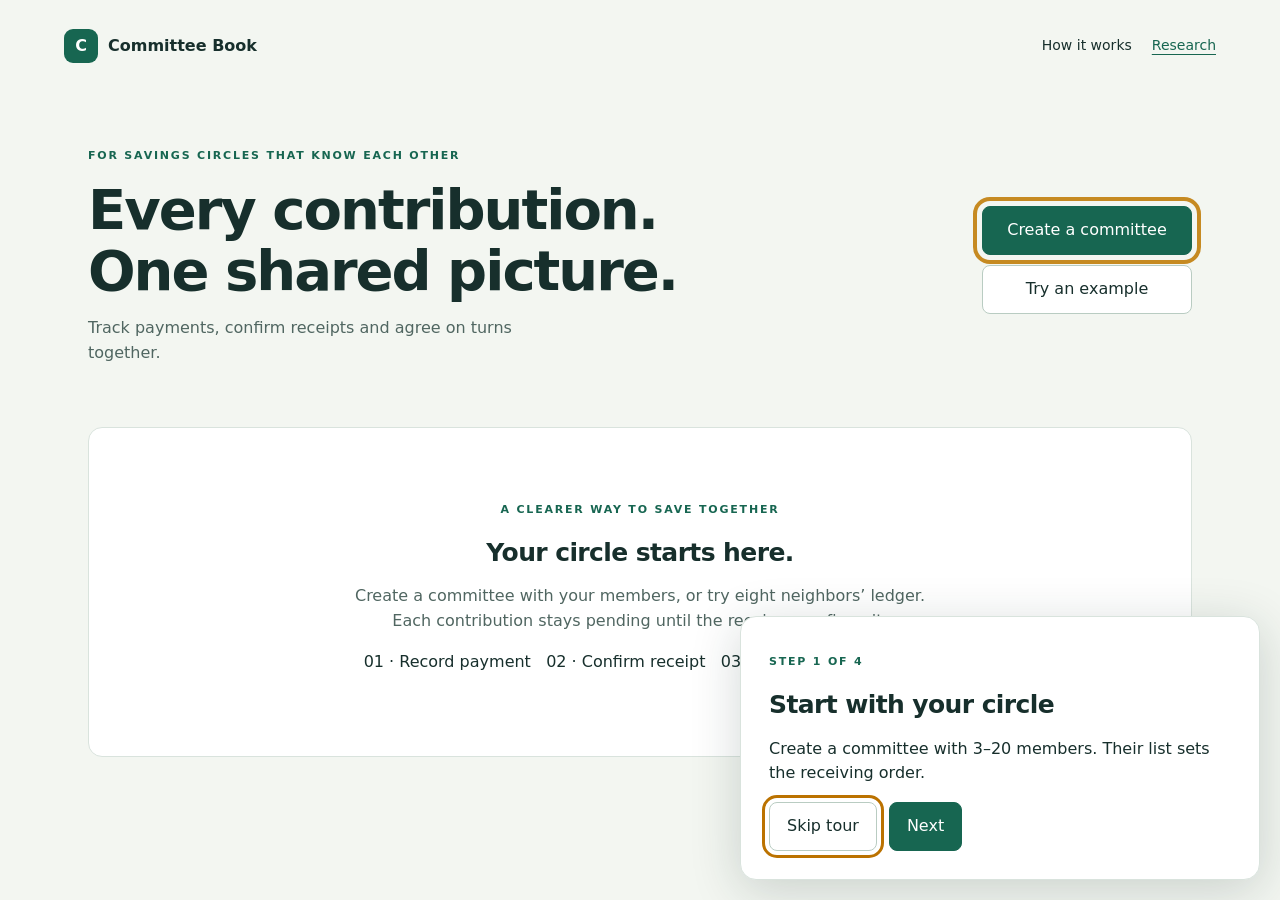
<file: index.html>
<!doctype html>
<html lang="en"><head><meta charset="utf-8"><meta name="viewport" content="width=device-width,initial-scale=1"><title>Committee Book � every contribution, in view</title><link rel="stylesheet" href="base.css"></head><body>
<header class="header"><a class="brand" href="index.html"><span class="mark">C</span> Committee Book</a><nav><button id="how">How it works</button><a href="research.html">Research</a></nav></header>
<main><section class="intro"><div><p class="eyebrow">FOR SAVINGS CIRCLES THAT KNOW EACH OTHER</p><h1>Every contribution.<br>One shared picture.</h1><p class="lead">Track payments, confirm receipts and agree on turns together.</p></div><div class="intro-actions"><button class="primary" id="create">Create a committee</button><button id="example">Try an example</button></div></section>
<div id="notice" role="status" aria-live="polite"></div><section id="workspace"></section>
</main><dialog id="modal"></dialog><dialog id="tour"><p class="eyebrow" id="step"></p><h2 id="tourTitle"></h2><p id="tourText"></p><div class="row"><button id="skip">Skip tour</button><button class="primary" id="next">Next</button></div></dialog>
<script src="logic.js"></script><script src="app.js"></script></body></html>
</file>
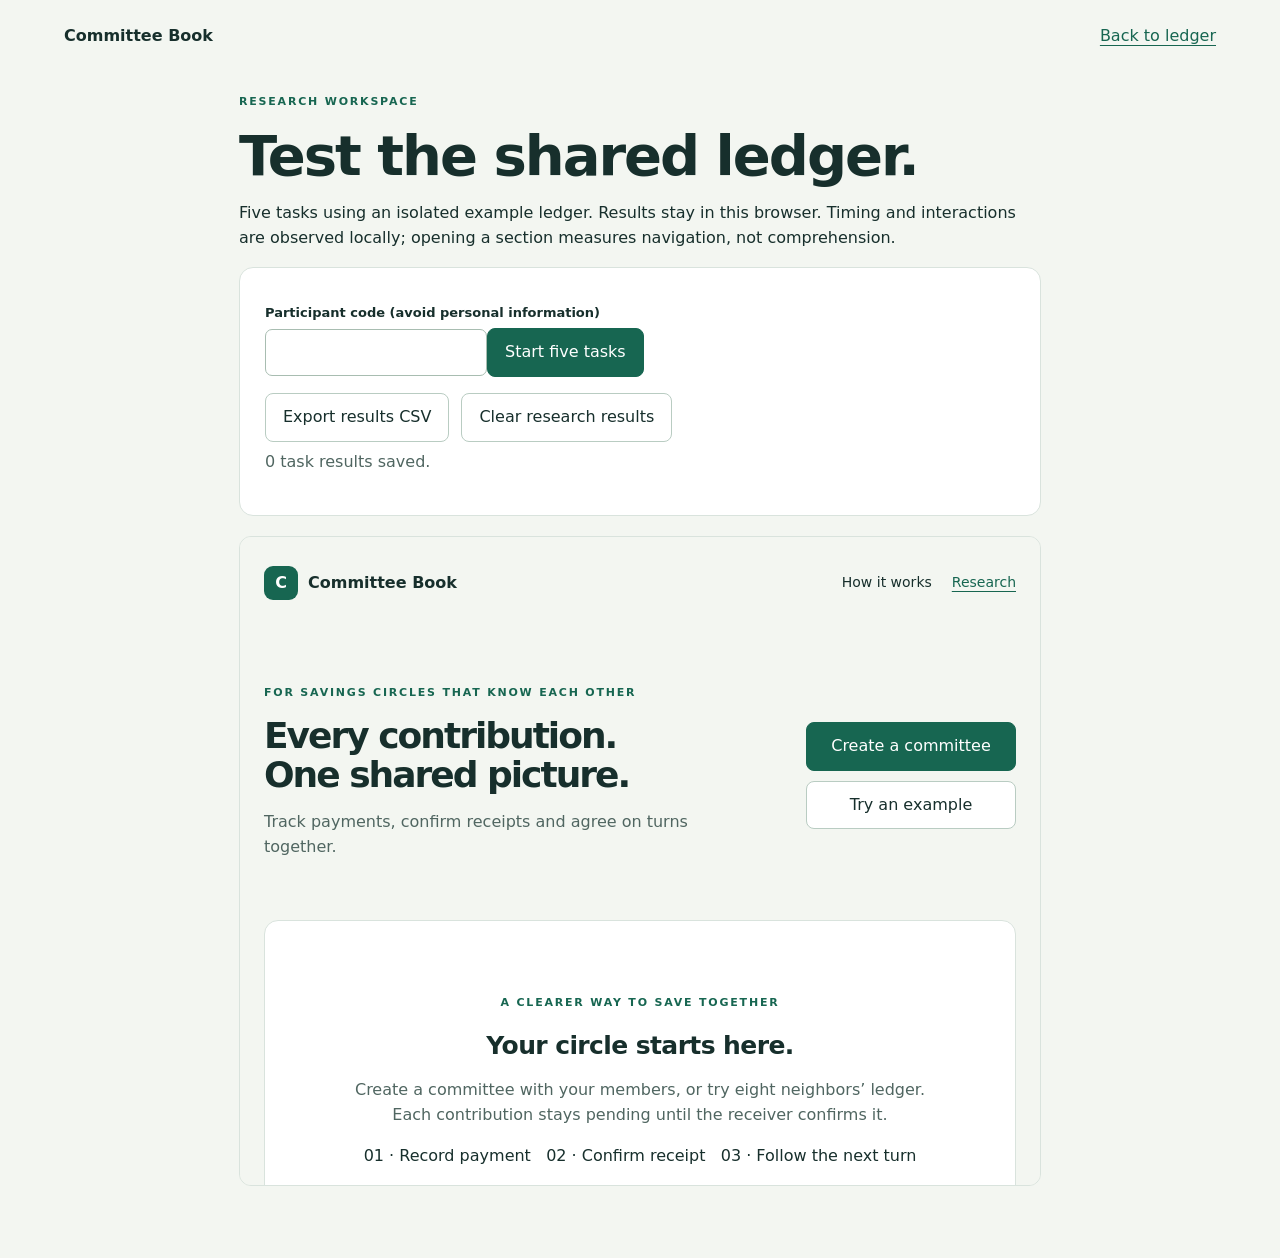
<file: research.html>
﻿<!doctype html><html lang="en"><head><meta charset="utf-8"><meta name="viewport" content="width=device-width,initial-scale=1"><title>Committee Book · Research</title><link rel="stylesheet" href="base.css"></head><body><header class="header"><a class="brand" href="index.html">Committee Book</a><a href="index.html">Back to ledger</a></header><main class="research"><p class="eyebrow">RESEARCH WORKSPACE</p><h1>Test the shared ledger.</h1><p>Five tasks using an isolated example ledger. Results stay in this browser. Timing and interactions are observed locally; opening a section measures navigation, not comprehension.</p><section class="card"><label for="participant">Participant code (avoid personal information)</label><input id="participant" maxlength="30" required><button class="primary" id="start">Start five tasks</button><p id="error" role="alert"></p><div id="task" aria-live="polite"></div><div class="row"><button id="export">Export results CSV</button><button id="clear">Clear research results</button></div><p id="count" class="muted"></p></section><iframe id="ledger" title="Research ledger" src="index.html?research=1"></iframe></main><script src="logic.js"></script><script src="research.js"></script></body></html>
</file>
<file: base.css>
:root{--ink:#172f2c;--muted:#506661;--green:#176651;--line:#d9e3dd;--paper:#fff;--bg:#f3f6f1}*{box-sizing:border-box}body{margin:0;background:var(--bg);color:var(--ink);font:16px/1.55 system-ui,sans-serif}button,input,select,textarea{font:inherit}button,a,input,select,textarea{touch-action:manipulation}button,.button{padding:11px 17px;border:1px solid #b9ccc2;border-radius:8px;background:white;color:var(--ink);cursor:pointer;min-height:44px}button:hover{background:#e9f2ec}button.primary{background:var(--green);border-color:var(--green);color:white}button:disabled{opacity:.5;cursor:default}a{color:var(--green);text-underline-offset:4px}:focus-visible{outline:3px solid #bb7200;outline-offset:4px}.header{max-width:1200px;margin:auto;padding:24px;display:flex;align-items:center;justify-content:space-between;gap:16px}.brand{font-weight:750;text-decoration:none;color:var(--ink);display:flex;align-items:center;gap:10px}.mark{display:grid;place-items:center;width:34px;height:34px;border-radius:9px;background:var(--green);color:white}nav,.row{display:flex;align-items:center;gap:12px;flex-wrap:wrap}nav{font-size:14px}nav button{border:0;background:transparent;padding:8px}main{max-width:1152px;margin:auto;padding:12px 24px 64px}.intro{display:flex;align-items:center;justify-content:space-between;gap:30px;padding:35px 0 45px}.eyebrow{font-size:11px;font-weight:800;letter-spacing:1.8px;color:var(--green)}h1{font-size:clamp(34px,4.5vw,56px);line-height:1.08;letter-spacing:-2px;margin:15px 0}h2{font-size:25px;letter-spacing:-.6px;margin:0 0 12px}h3{margin:0;font-size:17px}p{margin:8px 0 16px}.lead{color:var(--muted);max-width:480px}.intro-actions{display:grid;gap:10px;min-width:210px}.card{background:white;border:1px solid var(--line);border-radius:14px;padding:25px;margin-bottom:20px}.empty{text-align:center;padding:65px 24px}.muted,small{color:var(--muted)}.toolbar{display:flex;align-items:end;justify-content:space-between;gap:16px;flex-wrap:wrap;margin-bottom:22px}label{display:block;font-size:13px;font-weight:650;margin:10px 0 5px}input,select,textarea{border:1px solid #a8bdb1;border-radius:7px;background:white;color:var(--ink);padding:10px;max-width:100%}textarea{width:100%;min-height:130px}.summary{display:grid;grid-template-columns:1.6fr 1fr;gap:20px}.hero{background:var(--ink);color:white}.hero .eyebrow,.hero small{color:#c4e4d3}.amount{font-size:38px;letter-spacing:-1px;font-weight:700;margin:8px 0}.progress{height:8px;background:#46645a;border-radius:8px;overflow:hidden;margin:18px 0 8px}.progress span{display:block;height:100%;background:#a9e3bf}.tabs{display:flex;gap:4px;overflow:auto;margin:6px 0 20px;border-bottom:1px solid var(--line)}.tabs button{border:0;border-radius:0;background:transparent;white-space:nowrap}.tabs button[aria-current=true]{border-bottom:3px solid var(--green);font-weight:750}.person{display:flex;gap:14px;align-items:center;padding:18px 0;border-bottom:1px solid var(--line);flex-wrap:wrap}.person:last-child{border:0}.avatar{display:grid;place-items:center;width:40px;height:40px;background:#edf3ee;border-radius:50%;font-weight:750;flex:none}.grow{flex:1}.badge{font-size:12px;padding:5px 10px;border-radius:20px;background:#edf3ee;color:#305246}.badge.paid{background:#fff0cd;color:#714b00}.badge.pending{background:#f1f2ef;color:#536057}.badge.confirmed{background:#dff2e5;color:#1d603b}.table-wrap{overflow:auto}table{width:100%;border-collapse:collapse;white-space:nowrap}td,th{text-align:left;padding:14px 12px;border-bottom:1px solid var(--line);font-size:14px}th{color:var(--muted);font-weight:600}.note{background:#edf3ee;padding:16px;border-radius:9px;margin:12px 0}.error{color:#9b2828}#notice:not(:empty){padding:12px 16px;background:#dfefe4;border-radius:8px;margin-bottom:16px}dialog{border:1px solid var(--line);border-radius:16px;padding:28px;width:min(520px,calc(100% - 32px));max-height:85vh;overflow:auto;color:var(--ink)}dialog::backdrop{background:#102e285e}dialog form{display:grid;gap:5px}dialog h2{padding-right:15px}.highlight{outline:4px solid #c68a22;outline-offset:5px}#tour{position:fixed;inset:auto 20px 20px auto;margin:0;box-shadow:0 10px 50px #172f2c30}li{margin:12px 0}.activity{font-size:14px}.danger{color:#9b2828}.research{max-width:850px}.research iframe{width:100%;height:650px;border:1px solid var(--line);border-radius:12px}@media(max-width:650px){.header{padding:16px;align-items:start}.brand{font-size:14px}nav{gap:4px;justify-content:end}.intro{display:block;padding:20px 0 28px}.intro-actions{display:flex;flex-wrap:wrap;margin-top:24px}main{padding:8px 16px 40px}.summary{grid-template-columns:1fr;gap:0}.card{padding:19px}.person .row{width:100%;padding-left:54px}h1{letter-spacing:-1px}.toolbar>div{width:100%}#tour{right:16px;bottom:16px;width:calc(100% - 32px)}}
</file>
